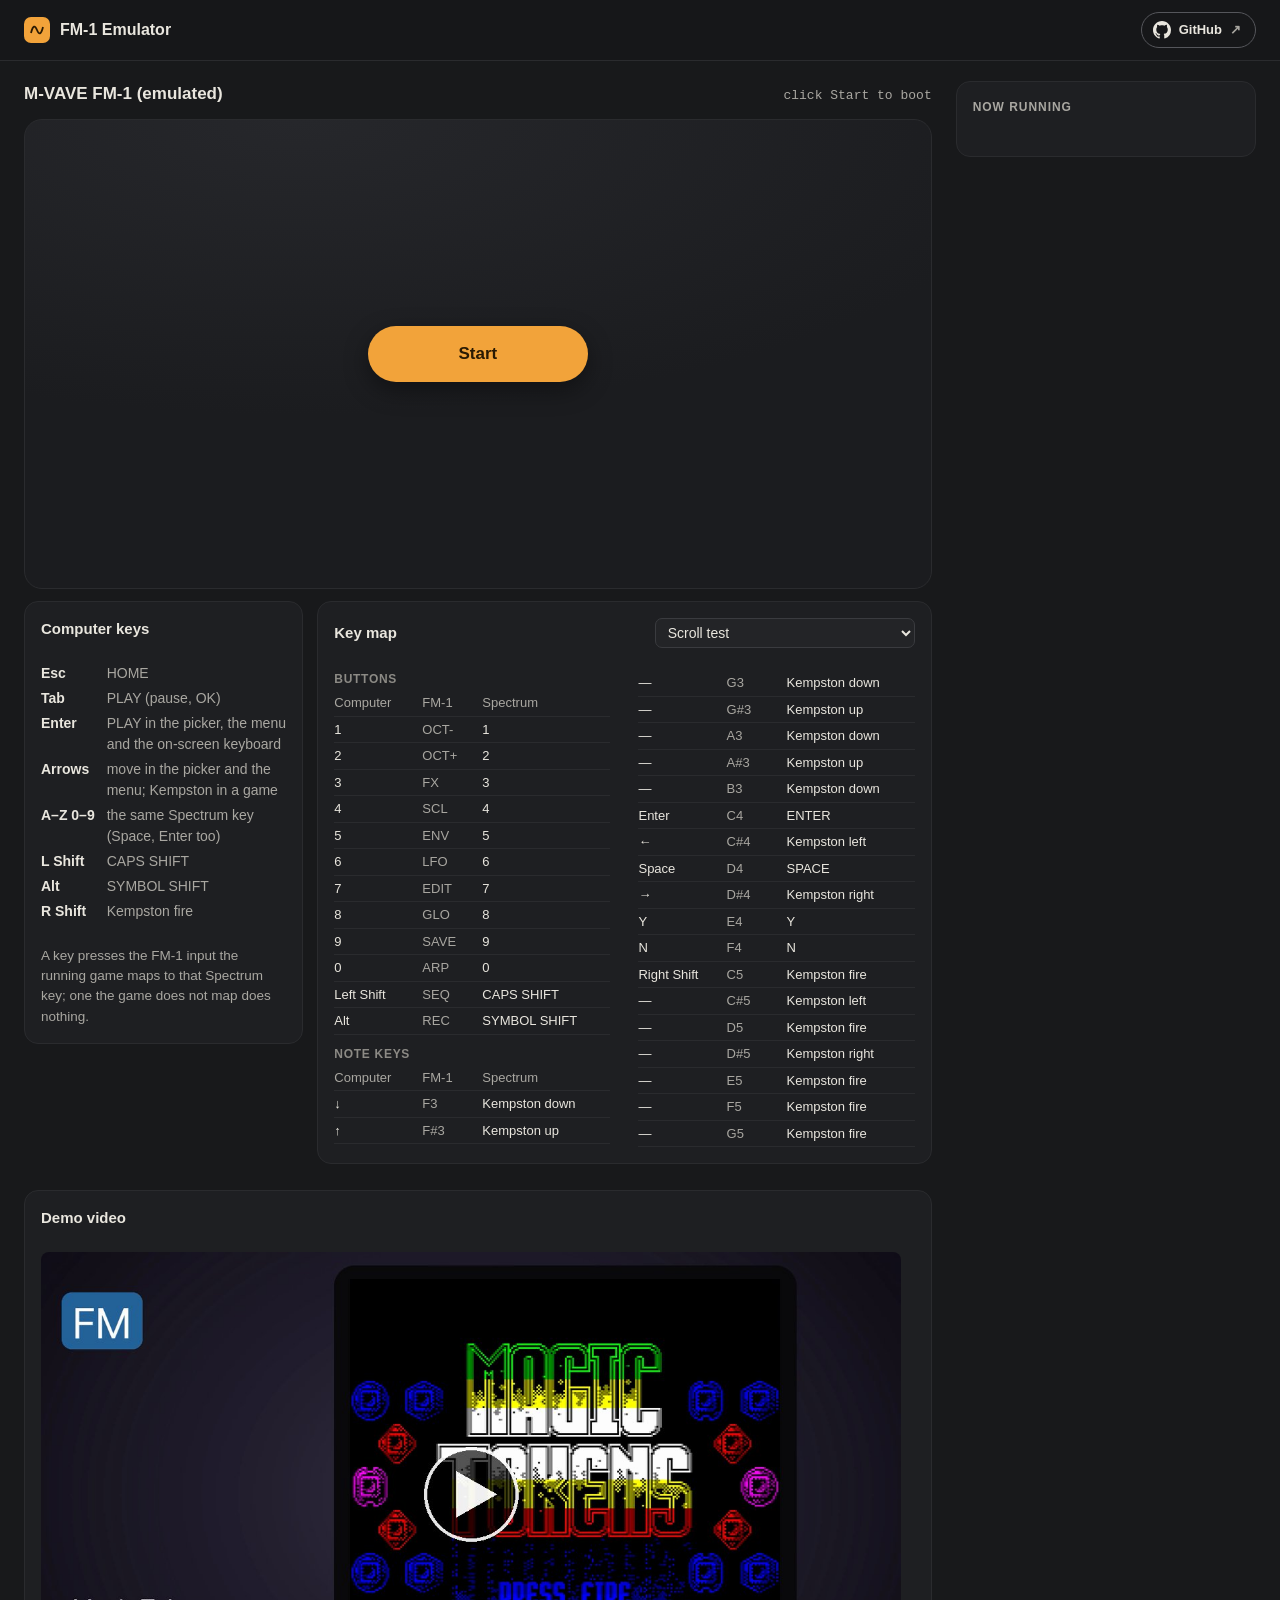
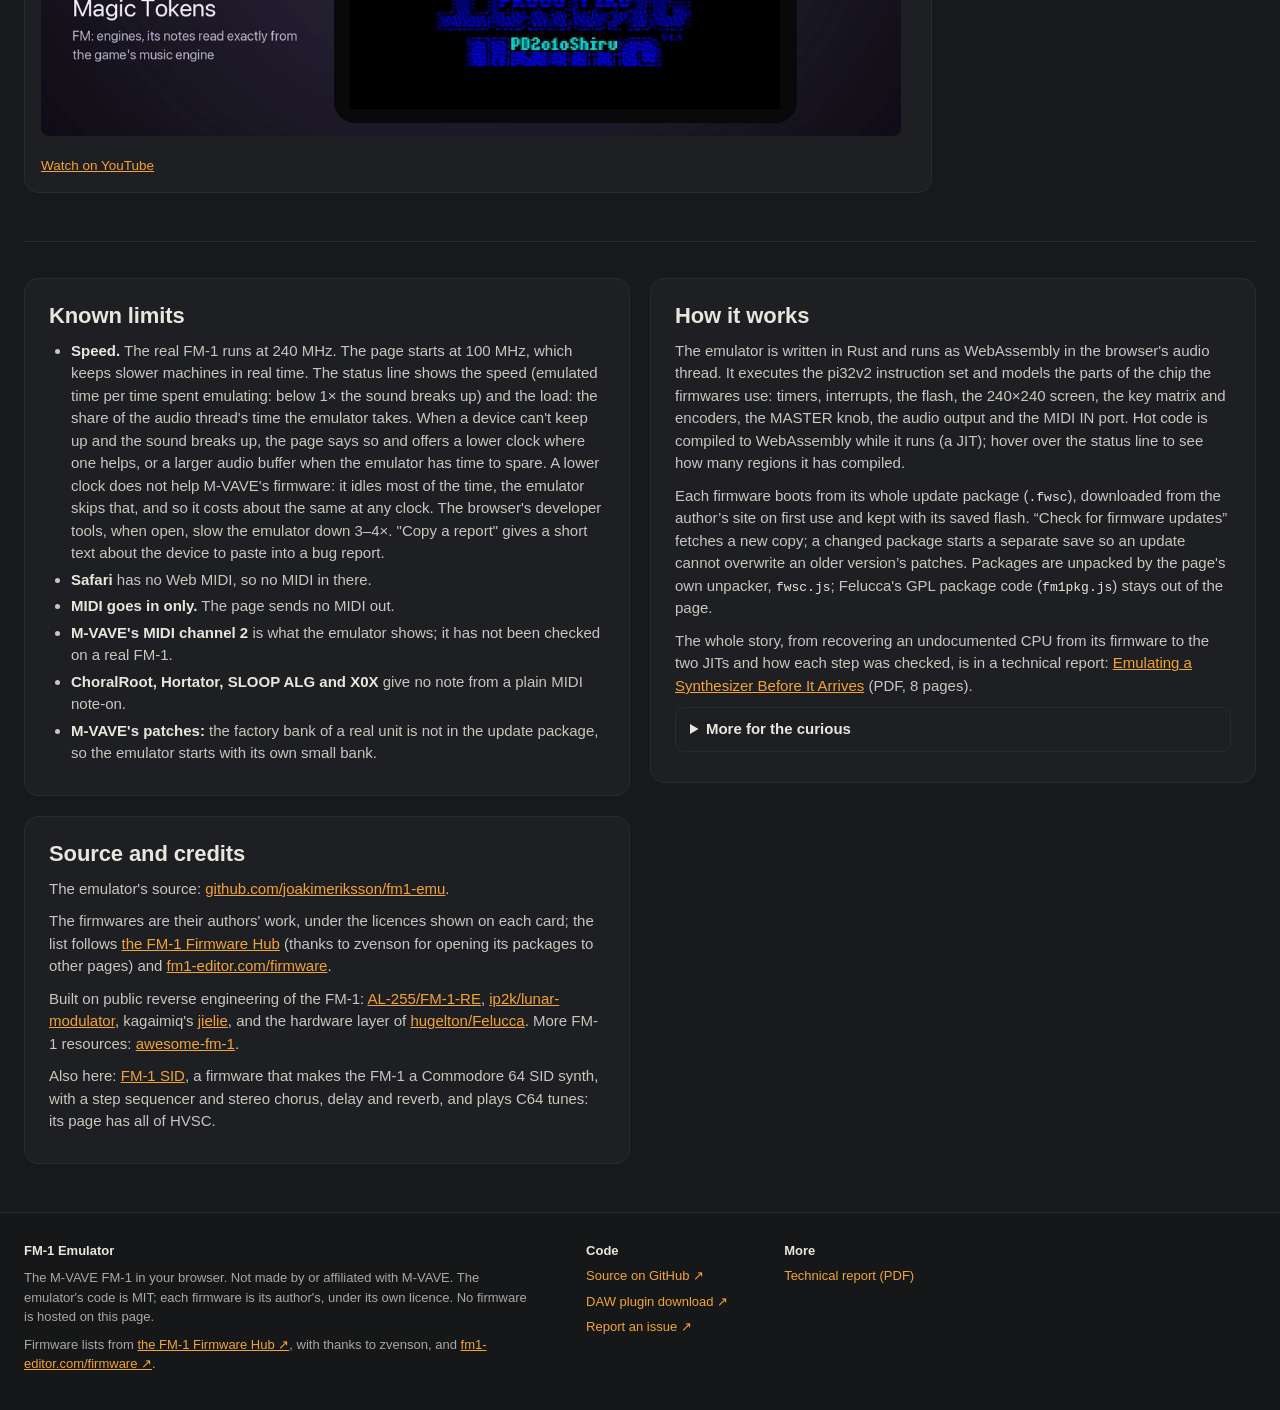
<file: index.html>
<!doctype html>
<meta charset="utf-8">
<title>FM-1 ZX</title>
<meta http-equiv="refresh" content="0; url=fm1-zx/">
<link rel="canonical" href="https://dev-gh.nisdom.com/fm1-zx/">
<p><a href="fm1-zx/">FM-1 ZX</a></p>
</file>
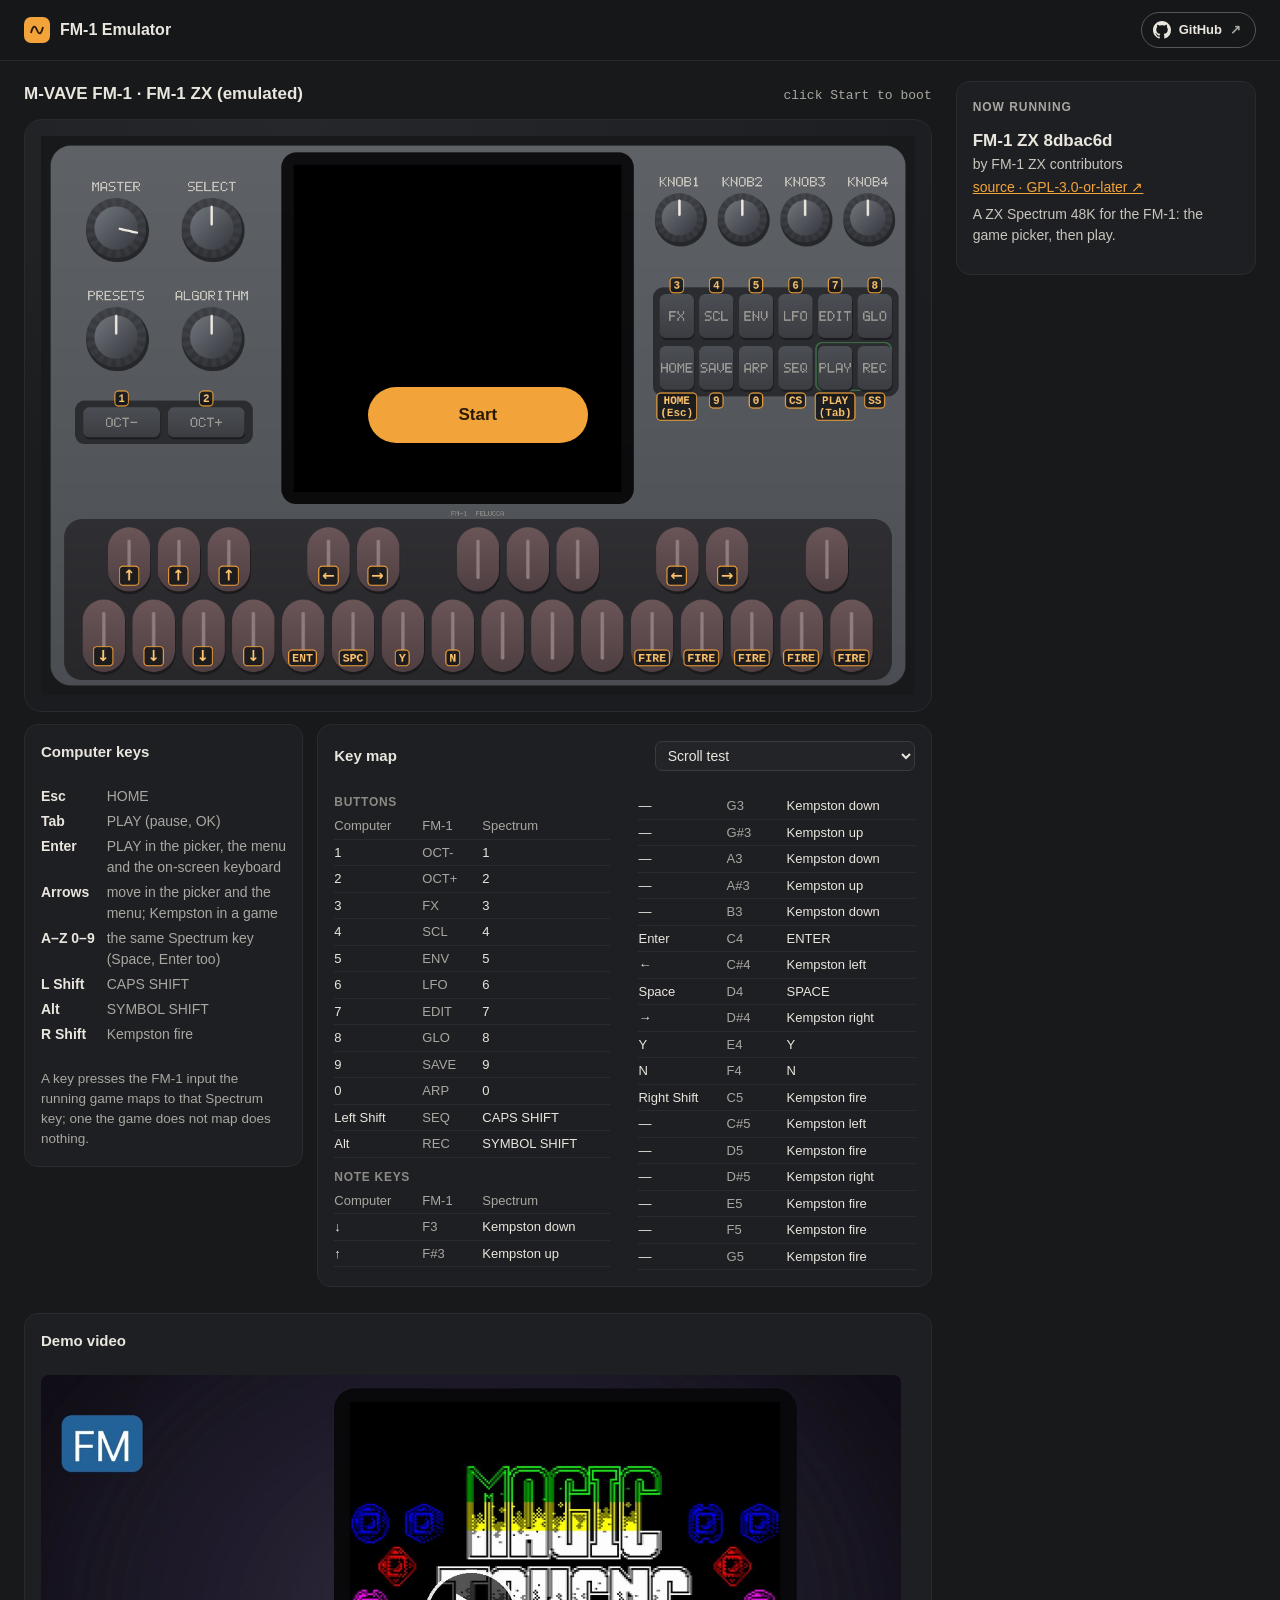
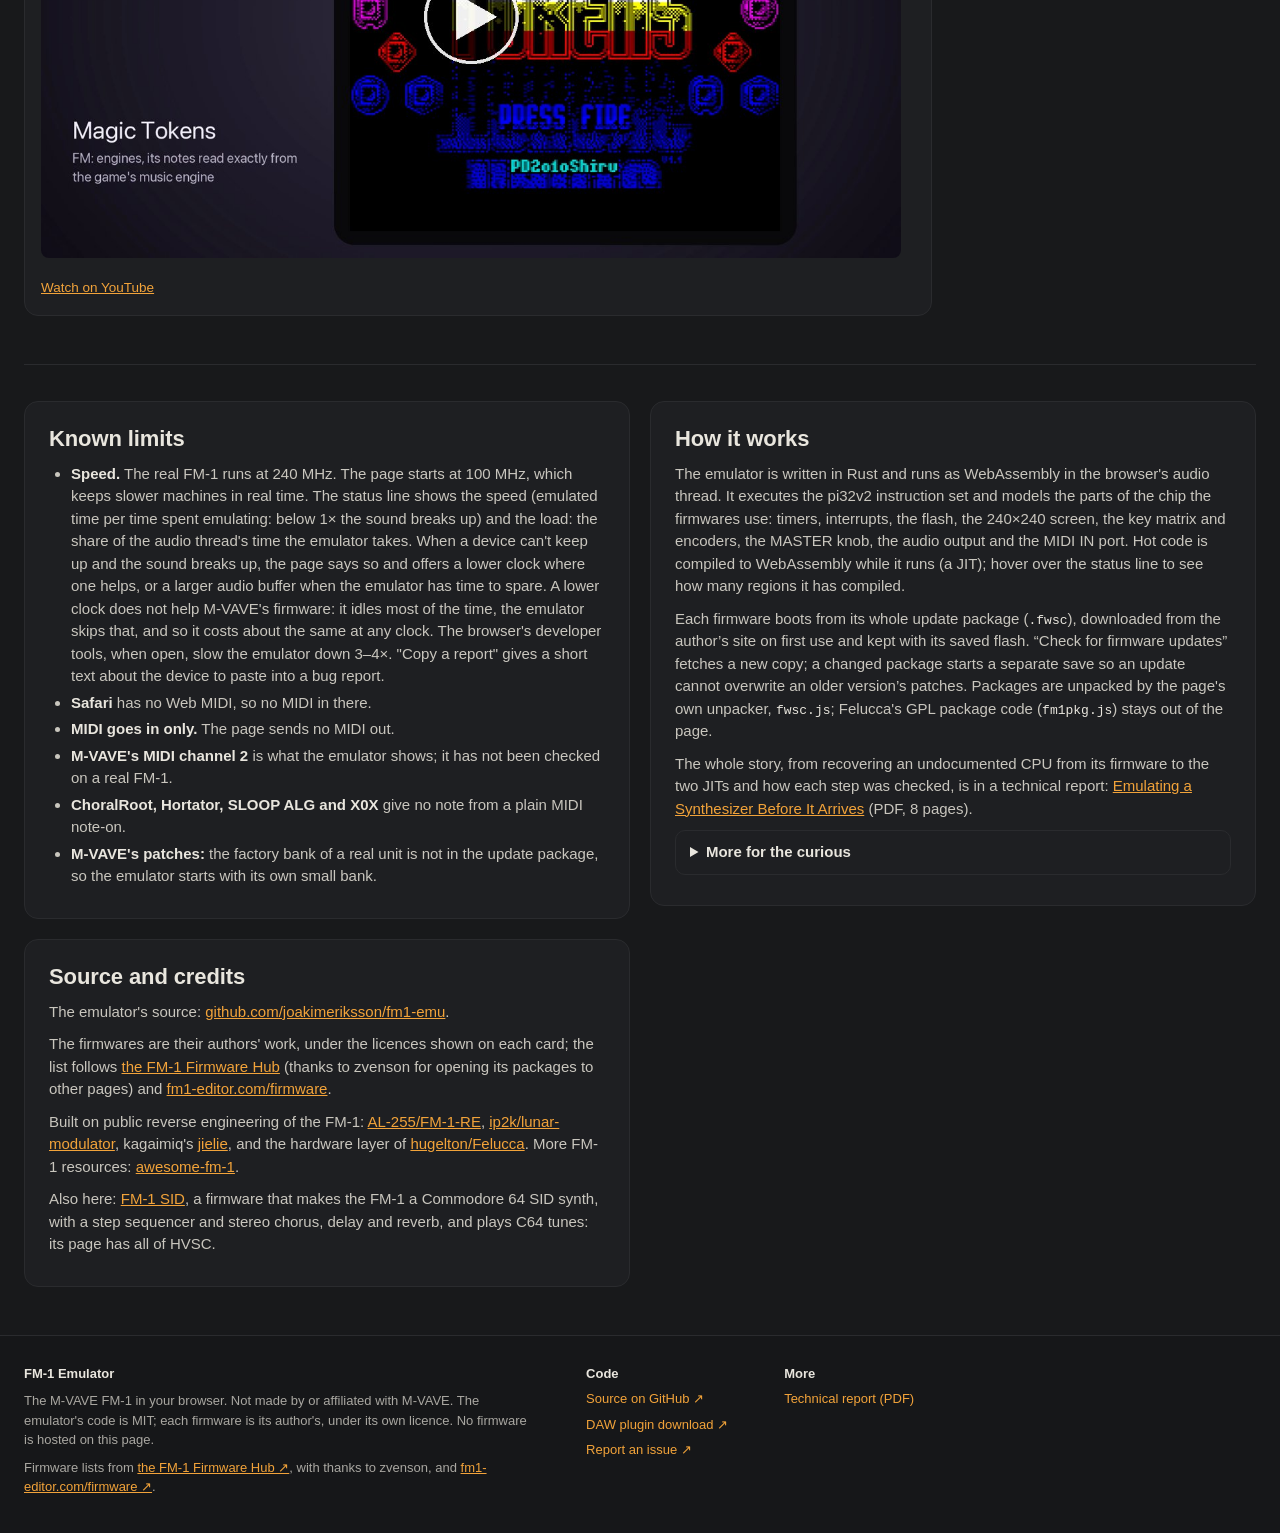
<file: fm1-zx/index.html>
<!doctype html>
<html lang="en">
<head>
<meta charset="utf-8">
<meta name="viewport" content="width=device-width, initial-scale=1, viewport-fit=cover">
<title>FM-1 Emulator</title>
<meta name="description" content="The M-VAVE FM-1 pocket synth emulated in the browser: its pi32v2 CPU, screen and audio in WebAssembly, running the community firmwares unchanged.">
<meta property="og:type" content="website">
<meta property="og:title" content="FM-1 Emulator">
<meta property="og:description" content="The M-VAVE FM-1 pocket synth emulated in the browser: its pi32v2 CPU, screen and audio in WebAssembly, running the community firmwares unchanged.">
<meta property="og:url" content="https://joakimeriksson.github.io/fm1-emu/">
<meta property="og:image" content="https://joakimeriksson.github.io/fm1-emu/og.png">
<meta property="og:image:width" content="1280">
<meta property="og:image:height" content="640">
<meta property="og:image:alt" content="Screens of six FM-1 firmwares running in the emulator: X0X, FM1 Quest, AMB-1, FM-1 SID, ORBIT and FiMba-1">
<meta name="twitter:card" content="summary_large_image">
<link rel="icon" href="data:,">
<link rel="stylesheet" href="style.css">
<script>if (new URLSearchParams(location.search).get("embed") === "1") document.documentElement.setAttribute("data-embed", "");</script>
<link rel="stylesheet" href="fmzx.css?v=8dbac6d">
</head>
<body>
<header class="site">
  <div class="wrap">
    <a class="brand" href="./"><span class="logo" aria-hidden="true"><svg width="16" height="16" viewBox="0 0 16 16" fill="none" stroke="currentColor" stroke-width="1.8"><path d="M2 11C4 3 6 3 8 8s4 5 6-3"/></svg></span>FM-1 Emulator</a>
    <nav class="devices" aria-label="Device"><span aria-current="page">FM-1</span><a href="smk37/">SMK-37</a></nav>
    <nav class="sitenav" aria-label="Site">
      <a href="#firmwares">Firmwares</a><a href="#guide">Guide</a><a href="#plugin">DAW plugin</a><a href="https://github.com/joakimeriksson/fm1-emu#readme">Docs</a>
    </nav>
    <a class="gh" href="https://github.com/joakimeriksson/fm1-emu" aria-label="Source code on GitHub"><svg width="18" height="18" viewBox="0 0 16 16" fill="currentColor" aria-hidden="true"><path d="M8 0C3.58 0 0 3.58 0 8c0 3.54 2.29 6.53 5.47 7.59.4.07.55-.17.55-.38 0-.19-.01-.82-.01-1.49-2.01.37-2.53-.49-2.69-.94-.09-.23-.48-.94-.82-1.13-.28-.15-.68-.52-.01-.53.63-.01 1.08.58 1.23.82.72 1.21 1.87.87 2.33.66.07-.52.28-.87.51-1.07-1.78-.2-3.64-.89-3.64-3.95 0-.87.31-1.59.82-2.15-.08-.2-.36-1.02.08-2.12 0 0 .67-.21 2.2.82.64-.18 1.32-.27 2-.27.68 0 1.36.09 2 .27 1.53-1.04 2.2-.82 2.2-.82.44 1.1.16 1.92.08 2.12.51.56.82 1.27.82 2.15 0 3.07-1.87 3.75-3.65 3.95.29.25.54.73.54 1.48 0 1.07-.01 1.93-.01 2.2 0 .21.15.46.55.38A8.013 8.013 0 0016 8c0-4.42-3.58-8-8-8z"/></svg><span>GitHub</span><span class="arrow" aria-hidden="true">↗</span></a>
    <a class="embed-only" id="fullpage" href="./" target="_blank" rel="noopener">FM-1 emulator, full page ↗</a>
  </div>
</header>
<main>
  <div class="player">
    <div class="deck">
      <div class="deck-head">
        <h1 id="title">M-VAVE FM-1 (emulated)</h1>
        <span id="status">click Start to boot</span>
      </div>
      <div id="perfwarn" role="alert" hidden>
        <p id="perfwarn-text"></p>
        <div class="acts">
          <button type="button" id="perfwarn-fix" class="primary"></button>
          <button type="button" id="perfwarn-copy" title="A short text about this device and how it kept up, to paste into a bug report">Copy a report</button>
          <a href="https://github.com/joakimeriksson/fm1-emu/issues/new" target="_blank" rel="noopener">Report on GitHub ↗</a>
          <button type="button" id="perfwarn-close" aria-label="Dismiss">✕</button>
        </div>
      </div>
      <div class="stage">
        <canvas id="panel" aria-label="FM-1 front panel"></canvas>
        <button id="start">Start</button>
      </div>
      <p class="rotate">Turn the phone sideways for a bigger synth.</p>
      <p class="hint">
        <span class="keyb"><kbd>A</kbd>…<kbd>'</kbd> play C4–F5</span>
        <span class="keyb"><kbd>Z</kbd> <kbd>X</kbd> octave</span>
        <span class="keyb"><kbd>Space</kbd> PLAY</span>
        <span class="keyb">drag or scroll a knob</span>
        <span class="touch">Play chords with several fingers · drag a knob up / down</span>
        <a class="more" href="#guide">How to use it ↓</a>
      </p>
    </div>

    <aside class="side bar" aria-label="Firmware, saves and MIDI">
      <section class="box" aria-labelledby="h-now">
        <h2 class="eyebrow" id="h-now">Now running</h2>
        <p id="about"></p>
        <label id="fwlabel">Firmware <select id="fw" aria-label="Firmware"></select></label>
        <label>Clock <select id="mhz" aria-label="Emulated clock"></select></label>
        <div class="row">
          <label class="file">Open .fwsc… <input type="file" id="open"></label>
          <label class="file" title="A DX7 32-voice bank for M-VAVE's firmware">DX7 bank… <input type="file" id="bank"></label>
          <span id="bankname" class="dim"></span>
        </div>
      </section>

      <section class="box save-box" aria-labelledby="h-save">
        <h2 class="eyebrow" id="h-save">Your save</h2>
        <span id="save-status" role="status" aria-live="polite">Start to restore saved settings and patches</span>
        <div class="row save-actions">
          <button type="button" id="save-now">Save now</button>
          <button type="button" id="export-save">Export…</button>
          <label class="file">Import… <input type="file" id="import-save" accept=".json,.fm1save"></label>
        </div>
        <details class="save-controls">
          <summary>More: versions, updates, reset</summary>
          <div class="save-actions">
            <button type="button" id="browse-saves">Browse saved firmwares</button>
            <select id="saved-versions" aria-label="Saved firmware versions"></select>
            <button type="button" id="open-saved-version">Open saved firmware</button>
            <button type="button" id="update-firmware">Check for firmware updates</button>
            <button type="button" id="reset-save">Reset saved flash…</button>
          </div>
          <p>Settings and patches written to flash are saved automatically. Use the firmware’s own save
            command for patch edits. Backups contain saved flash and community firmware. For M-VAVE firmware, the
            recipient must open their own matching .fwsc first. Browse saved firmwares to reopen
            older versions or local files. Clearing browser data removes local saves.</p>
        </details>
      </section>

      <section class="box" aria-labelledby="h-play-from">
        <h2 class="eyebrow" id="h-play-from">Play from</h2>
        <label id="midiin">MIDI in <span class="sel"><span id="midiact" aria-hidden="true"></span><select id="midi" aria-label="MIDI input"><option value="">off</option><option value="*">all inputs</option></select></span></label>
        <label id="midichl" title="Played notes and controllers go to this channel (M-VAVE's firmware listens on 2, Felucca's parts on 1–4)">Channel
          <select id="midich" aria-label="MIDI channel"><option value="0">as sent</option></select></label>
      </section>
    </aside>
  </div>

  <section id="firmwares" class="library" aria-labelledby="h-fw">
    <h2 id="h-fw">Firmwares</h2>
    <p>Every firmware on <a href="https://thefirmwarehub.com/">the FM-1 Firmware Hub ↗</a> that runs here, a few
      more from <a href="https://fm1-editor.com/firmware/">fm1-editor.com/firmware ↗</a>, this repository's
      <a href="fm1-sid/">FM-1 SID</a> and M-VAVE's own. Each is its author's build, unchanged, downloaded when you
      start it. Each card links its source; the Hub has the full story of each firmware and installs it on your
      own FM-1.</p>
    <ul class="cards" id="fwlist"></ul>
  </section>

  <div class="guide" id="guide">
    <nav class="toc" aria-label="Guide">
      <span class="eyebrow">Guide</span>
      <a href="#start-here">Quick start</a>
      <a href="#playing">Playing</a>
      <a href="#midi-in">MIDI in</a>
      <a href="#plugin">DAW plugin</a>
      <a href="#stock">M-VAVE's own firmware</a>
      <a href="#limits">Known limits</a>
      <a href="#how">How it works</a>
      <a href="#credits">Source and credits</a>
    </nav>
    <div class="article">
      <section id="start-here" aria-labelledby="h-start">
        <h2 id="h-start">What this is</h2>
        <p class="lead">The M-VAVE FM-1 is a pocket FM synthesizer. This page emulates its chip, a JieLi AC791N with two
          cores of JieLi's own 32-bit pi32v2 CPU, together with the screen, keys, knobs and audio, and runs the FM-1's
          firmwares on it unchanged, in WebAssembly in your browser: the same update packages you would install on a
          real one.</p>
        <ol class="steps">
          <li><b>Pick a firmware</b>Felucca, the original open firmware, is the default. Every firmware is downloaded
            from its author's own site when you start it. The <a href="#firmwares">firmware list</a> says what each one does.</li>
          <li><b>Press Start</b>A browser only plays sound after a click. Changing the firmware or the clock later
            reboots the synth.</li>
          <li><b>Play</b>Use the computer keyboard, the mouse or a touch screen, or a MIDI keyboard
            (<a href="#midi-in">MIDI in</a>). The status line shows the clock, how much faster than real time the
            emulator runs the firmware on this device, and the load on the audio thread.</li>
        </ol>
      </section>

      <section id="playing" aria-labelledby="h-play">
        <h2 id="h-play">Playing</h2>
        <h3>Computer keyboard</h3>
        <div class="piano" role="img" aria-label="Computer keys and the notes they play: A C4, W C sharp 4, S D4, E D sharp 4, D E4, F F4, T F sharp 4, G G4, Y G sharp 4, H A4, U A sharp 4, J B4, K C5, O C sharp 5, L D5, P D sharp 5, semicolon E5, apostrophe F5">
          <span class="b" style="grid-column-start:2">W<i>C♯4</i></span>
          <span class="b" style="grid-column-start:4">E<i>D♯4</i></span>
          <span class="b" style="grid-column-start:8">T<i>F♯4</i></span>
          <span class="b" style="grid-column-start:10">Y<i>G♯4</i></span>
          <span class="b" style="grid-column-start:12">U<i>A♯4</i></span>
          <span class="b" style="grid-column-start:16">O<i>C♯5</i></span>
          <span class="b" style="grid-column-start:18">P<i>D♯5</i></span>
          <span class="w" style="grid-column-start:1">A<i>C4</i></span>
          <span class="w" style="grid-column-start:3">S<i>D4</i></span>
          <span class="w" style="grid-column-start:5">D<i>E4</i></span>
          <span class="w" style="grid-column-start:7">F<i>F4</i></span>
          <span class="w" style="grid-column-start:9">G<i>G4</i></span>
          <span class="w" style="grid-column-start:11">H<i>A4</i></span>
          <span class="w" style="grid-column-start:13">J<i>B4</i></span>
          <span class="w" style="grid-column-start:15">K<i>C5</i></span>
          <span class="w" style="grid-column-start:17">L<i>D5</i></span>
          <span class="w" style="grid-column-start:19">;<i>E5</i></span>
          <span class="w" style="grid-column-start:21">'<i>F5</i></span>
        </div>
        <ul class="map" aria-label="Buttons and encoders">
          <li><kbd>Z</kbd> OCT−</li><li><kbd>X</kbd> OCT+</li><li><kbd>Space</kbd> PLAY</li><li><kbd>R</kbd> REC</li>
          <li><kbd>1</kbd> FX</li><li><kbd>2</kbd> SCL</li><li><kbd>3</kbd> ENV</li><li><kbd>4</kbd> LFO</li>
          <li><kbd>5</kbd> EDIT</li><li><kbd>6</kbd> GLO</li><li><kbd>7</kbd> HOME</li><li><kbd>8</kbd> SAVE</li>
          <li><kbd>9</kbd> ARP</li><li><kbd>0</kbd> SEQ</li>
          <li><kbd>←</kbd><kbd>→</kbd> SELECT</li><li><kbd>↓</kbd><kbd>↑</kbd> PRESETS</li><li><kbd>,</kbd><kbd>.</kbd> ALGORITHM</li>
        </ul>
        <p class="dim">The keyboard covers 18 of the FM-1's 27 keys; OCT− and OCT+ reach the rest. KNOB1–4 and MASTER
          have no keys: use the mouse.</p>
        <h3>Mouse and touch</h3>
        <ul>
          <li>Click a key or button, or drag across the keys for a glissando.</li>
          <li>Drag a knob up or down, or scroll over it. MASTER is the volume.</li>
          <li>On a touch screen every finger counts: play chords, or hold a key while you turn a knob.</li>
          <li>On a phone, turn it sideways: the synth fills the screen.</li>
        </ul>
      </section>

      <section id="midi-in" aria-labelledby="h-midi">
        <h2 id="h-midi">MIDI in</h2>
        <p>A MIDI keyboard connected to this computer plays the synth through its MIDI IN jack, just as a cable into
          the real FM-1 would: the firmware reads the bytes itself, at MIDI's own 31250 baud.</p>
        <p><b>Browsers:</b> Chrome, Edge and Firefox, which have Web MIDI. Safari has none, so the MIDI controls are
          greyed out there.</p>
        <ol>
          <li>Connect the keyboard (USB, or through a MIDI interface).</li>
          <li>Choose it under <b>MIDI in</b>, or choose “all inputs”.</li>
          <li>Allow MIDI access when the browser asks. It only asks once you pick an input.</li>
        </ol>
        <p>The dot next to the list lights up amber while messages arrive. The page remembers the input and connects
          it again on Start next time; devices plugged in later appear in the list.</p>
        <p><b>Channel</b> “as sent” passes every message on unchanged. A number from 1 to 16 moves every note and
          controller to that channel, so a keyboard fixed on one channel can play a firmware that listens on another.</p>
        <h3>Which channel each firmware wants</h3>
        <ul>
          <li><b>M-VAVE's firmware</b> listens on channel 2 in the emulator (its boot code sets it up that way). That
            is not yet confirmed on a real FM-1.</li>
          <li><b>Felucca</b> and its relatives play their parts on channels 1–4.</li>
          <li><b>ChoralRoot, Hortator, SLOOP ALG and X0X</b> make no sound from a plain note-on. X0X's own MIDI
            code says it is untested on hardware.</li>
        </ul>
      </section>

      <section id="plugin" aria-labelledby="h-plugin">
        <h2 id="h-plugin">In your DAW: AU and VST3</h2>
        <p>The emulator is also an instrument plugin: <b>AU</b> for Logic and GarageBand, <b>VST3</b> for Ableton
          Live, Cubase, FL Studio, Reaper, Bitwig and Studio One, and <b>CLAP</b>. Load a firmware in its window
          and play it from the DAW's MIDI or with the mouse on its panel. The song keeps the firmware and the
          patches it saves.</p>
        <p><a href="https://github.com/joakimeriksson/fm1-emu/releases/latest">Download the plugin</a> for Macs with
          Apple silicon. The zip's <code>INSTALL.txt</code> says where each file goes. Building it from source:
          <a href="https://github.com/joakimeriksson/fm1-emu/tree/master/crates/fm1-plugin">crates/fm1-plugin</a>.</p>
      </section>

      <section id="stock" aria-labelledby="h-stock">
        <h2 id="h-stock">M-VAVE's own firmware</h2>
        <p>The firmware the FM-1 ships with: a DX7-style FM synth (a port of msfa, the Dexed engine), with both cores
          running. Versions V13 and V15 have been tested here.</p>
        <p class="note">This page hosts no firmware, and it cannot download M-VAVE's: their server does not let other
          pages fetch it. Bring your own copy.</p>
        <ol>
          <li>Download <code>FM-1.fwsc</code> from <a href="https://yms-file-store.oss-cn-hongkong.aliyuncs.com/software/firmware/FM-1.fwsc">M-VAVE</a>.</li>
          <li>Choose “M-VAVE stock firmware”, then click <b>Open .fwsc…</b>, or drop the file on the synth.</li>
          <li>Press Start. This browser keeps the copy for your next visit; open another one to replace it.</li>
        </ol>
        <h3>Patches</h3>
        <p>On a real FM-1 the patches live in a part of the flash that updates never write, so the update package has
          none. Here it starts with a small bank of the emulator's own (<code>EMU E.PNO</code>, <code>EMU BASS</code>, …).
          <b>DX7 bank…</b> loads a DX7 32-voice <code>.syx</code> into slots 1–32; you can also drop the
          <code>.syx</code> on the synth.</p>
        <p>Play it over MIDI on channel 2 (see <a href="#midi-in">MIDI in</a>).
          <a href="https://github.com/joakimeriksson/fm1-emu/blob/master/docs/stock-firmware.md">How the
          emulator runs it</a>.</p>
      </section>

      <section id="limits" aria-labelledby="h-limits">
        <h2 id="h-limits">Known limits</h2>
        <ul>
          <li><b>Speed.</b> The real FM-1 runs at 240 MHz. The page starts at 100 MHz, which keeps slower machines in
            real time. The status line shows the speed (emulated time per time spent emulating: below 1× the sound
            breaks up) and the load: the share of the audio thread's time the emulator takes. When a device can't keep
            up and the sound breaks up, the page says so and offers a lower clock where one helps, or a larger audio
            buffer when the emulator has time to spare. A lower clock does not help M-VAVE's firmware: it idles most
            of the time, the emulator skips that, and so it costs about the same at any clock. The browser's
            developer tools, when open, slow the emulator down 3–4×. "Copy a report" gives a short text about the
            device to paste into a bug report.</li>
          <li><b>Safari</b> has no Web MIDI, so no MIDI in there.</li>
          <li><b>MIDI goes in only.</b> The page sends no MIDI out.</li>
          <li><b>M-VAVE's MIDI channel 2</b> is what the emulator shows; it has not been checked on a real FM-1.</li>
          <li><b>ChoralRoot, Hortator, SLOOP ALG and X0X</b> give no note from a plain MIDI note-on.</li>
          <li><b>M-VAVE's patches:</b> the factory bank of a real unit is not in the update package, so the emulator
            starts with its own small bank.</li>
        </ul>
      </section>

      <section id="how" aria-labelledby="h-how">
        <h2 id="h-how">How it works</h2>
        <p>The emulator is written in Rust and runs as WebAssembly in the browser's audio thread. It executes the
          pi32v2 instruction set and models the parts of the chip the firmwares use: timers, interrupts, the flash,
          the 240×240 screen, the key matrix and encoders, the MASTER knob, the audio output and the MIDI IN port.
          Hot code is compiled to WebAssembly while it runs (a JIT); hover over the status line to see how many
          regions it has compiled.</p>
        <p>Each firmware boots from its whole update package (<code>.fwsc</code>), downloaded from the author’s site
          on first use and kept with its saved flash. “Check for firmware updates” fetches a new copy; a changed
          package starts a separate save so an update cannot overwrite an older version’s patches. Packages are unpacked by the page's own unpacker, <code>fwsc.js</code>; Felucca's GPL
          package code (<code>fm1pkg.js</code>) stays out of the page.</p>
        <p>The whole story, from recovering an undocumented CPU from its firmware to the two JITs and how each
          step was checked, is in a technical report:
          <a href="fm1-emu-report.pdf">Emulating a Synthesizer Before It Arrives</a> (PDF, 8 pages).</p>
        <details>
          <summary>More for the curious</summary>
          <ul>
            <li>The FM-1 behind it: a JieLi AC791N (WL82) with 1 MB of flash, a 240×240 screen, 27 keys, 14 buttons with
              LEDs, 7 encoders, the MASTER knob and a TRS MIDI in.</li>
            <li>M-VAVE's firmware, X0X, Melodee and ChoralRoot use the second core; both cores are emulated.</li>
            <li>In WebAssembly at 240 MHz, every firmware ran faster than real time on the development machine:
              from 1.6× (X0X) to 3.7× (Hortator).</li>
            <li>The front panel is drawn by the same Rust code as the native version, <code>fm1-live</code>, which
              plays the firmwares in a window with audio and MIDI in.</li>
            <li>Links keep a setup: <code>?fw=x0x&amp;mhz=120</code> picks the firmware and the clock;
              <code>?jit=0</code> turns the JIT off; <code>?ahead=0</code> stops the emulator running ahead of the
              audio (by up to one of the firmware's audio buffers, for an even load). The page also remembers your last
              choices.</li>
          </ul>
        </details>
      </section>

      <section id="credits" aria-labelledby="h-credits">
        <h2 id="h-credits">Source and credits</h2>
        <p>The emulator's source:
          <a href="https://github.com/joakimeriksson/fm1-emu">github.com/joakimeriksson/fm1-emu</a>.</p>
        <p>The firmwares are their authors' work, under the licences shown on each card; the list follows
          <a href="https://thefirmwarehub.com/">the FM-1 Firmware Hub</a> (thanks to zvenson for opening its packages to
          other pages) and <a href="https://fm1-editor.com/firmware/">fm1-editor.com/firmware</a>.</p>
        <p>Built on public reverse engineering of the FM-1:
          <a href="https://github.com/AL-255/FM-1-RE">AL-255/FM-1-RE</a>,
          <a href="https://github.com/ip2k/lunar-modulator">ip2k/lunar-modulator</a>,
          kagaimiq's <a href="https://kagaimiq.github.io/jielie">jielie</a>, and the hardware layer of
          <a href="https://github.com/hugelton/Felucca">hugelton/Felucca</a>. More FM-1 resources:
          <a href="https://github.com/cicloid/awesome-fm-1">awesome-fm-1</a>.</p>
        <p>Also here: <a href="fm1-sid/">FM-1 SID</a>, a firmware that makes the FM-1 a Commodore 64 SID synth, with a
          step sequencer and stereo chorus, delay and reverb, and plays C64 tunes: its page has all of HVSC.</p>
      </section>
    </div>
  </div>
</main>
<footer class="site">
  <div class="wrap">
    <div class="about-site">
      <b>FM-1 Emulator</b>
      <span>The M-VAVE FM-1 in your browser. Not made by or affiliated with M-VAVE. The emulator's code is
        MIT; each firmware is its author's, under its own licence. No firmware is hosted on this page.</span>
      <span>Firmware lists from <a href="https://thefirmwarehub.com/">the FM-1 Firmware Hub ↗</a>, with thanks to
        zvenson, and <a href="https://fm1-editor.com/firmware/">fm1-editor.com/firmware ↗</a>.</span>
    </div>
    <div class="col">
      <b>Code</b>
      <a href="https://github.com/joakimeriksson/fm1-emu">Source on GitHub ↗</a>
      <a href="https://github.com/joakimeriksson/fm1-emu/releases/latest">DAW plugin download ↗</a>
      <a href="https://github.com/joakimeriksson/fm1-emu/issues/new">Report an issue ↗</a>
    </div>
    <div class="col">
      <b>More</b>
      <a href="smk37/">SMK-37 emulator</a>
      <a href="fm1-sid/">FM-1 SID</a>
      <a href="fm1-emu-report.pdf">Technical report (PDF)</a>
    </div>
  </div>
</footer>
<script type="module" src="main.js"></script>
<script type="module" src="fmzx.js?v=8dbac6d"></script>
</body>
</html>
</file>
<file: fm1-zx/style.css>
/* The emulator's page: the FM-1's (index.html) and the SMK-37's (smk37/index.html) */
:root { --room: #18191b; --ink: #e9e6de; --dim: #a9a7a1; --faint: #8c8a85; --text: #c9c6be; --amber: #f2a33a;
        --amber-hi: #ffc56e; --green: #7cc48a; --well: #232427; --line: #3a3b3f; --rule: #2a2b2e; --card: #1e1f22;
        --bar: #161719; color-scheme: dark; }
* { box-sizing: border-box; }
html, body { margin: 0; background: var(--room); color: var(--ink);
             font: 15px/1.5 -apple-system, BlinkMacSystemFont, "Segoe UI", Helvetica, Arial, sans-serif; }
html { scroll-padding-top: 12px; }
a { color: var(--amber); }
a:hover { color: var(--amber-hi); }
a:focus-visible, button:focus-visible, summary:focus-visible { outline: 2px solid var(--amber); outline-offset: 2px; }
.dim { color: var(--dim); }
code { font: 13px ui-monospace, SFMono-Regular, Menlo, Consolas, monospace; color: var(--ink); }
kbd { display: inline-block; min-width: 1.7em; padding: 0 5px; border: 1px solid var(--line); border-bottom-width: 2px;
      border-radius: 4px; background: var(--well); color: var(--ink); font: 600 12px/1.6 ui-monospace, SFMono-Regular, Menlo, Consolas, monospace;
      text-align: center; }
.eyebrow { margin: 0; font-size: 12px; font-weight: 600; letter-spacing: .08em; text-transform: uppercase; color: var(--dim); }

/* ---------------------------------------------------------------- the site's header and footer */
.wrap { max-width: 1360px; margin: 0 auto; padding-inline: 24px; }
header.site { border-bottom: 1px solid var(--rule); background: var(--bar); }
header.site .wrap { padding-block: 12px; display: flex; flex-wrap: wrap; align-items: center; gap: 10px 20px; }
.brand { display: flex; align-items: center; gap: 10px; color: var(--ink); text-decoration: none; font-weight: 600; font-size: 16px; }
.brand:hover { color: var(--ink); }
.logo { width: 26px; height: 26px; border-radius: 7px; background: var(--amber); color: #2a1a03; display: grid; place-items: center; }
/* the device switch: one segment per device */
.devices { display: flex; background: var(--well); border: 1px solid var(--line); border-radius: 8px; padding: 2px; }
.devices a, .devices span { padding: 4px 12px; border-radius: 6px; font-size: 13px; text-decoration: none; color: var(--dim); }
.devices a:hover { color: var(--ink); }
.devices [aria-current] { background: var(--line); color: var(--ink); font-weight: 500; }
.sitenav { display: flex; flex-wrap: wrap; gap: 2px; font-size: 14px; }
.sitenav a { color: var(--text); text-decoration: none; padding: 6px 10px; border-radius: 6px; }
.sitenav a:hover { color: var(--ink); background: var(--rule); }
/* the way to the code: always in view, on a phone too */
.gh { margin-left: auto; display: flex; align-items: center; gap: 8px; min-height: 36px; padding: 0 14px 0 11px;
      border: 1px solid #55565b; border-radius: 999px; color: var(--ink); text-decoration: none; font-size: 13px; font-weight: 600; }
.gh:hover { color: var(--ink); border-color: var(--dim); background: var(--rule); }
.gh .arrow { color: var(--dim); }
@media (max-width: 760px) {
  .wrap { padding-inline: 16px; }
  header.site .wrap { gap: 8px 12px; }
  /* the site's links get a row of their own below the brand */
  .sitenav { order: 5; flex-basis: 100%; margin: -4px -10px 0; }
  .gh { padding: 0 11px; }
  .gh span { display: none; }
}

footer.site { margin-top: 48px; border-top: 1px solid var(--rule); background: var(--bar); color: var(--dim); font-size: 13px; }
footer.site .wrap { padding-block: 28px 36px; display: flex; flex-wrap: wrap; gap: 24px 56px; }
footer.site b { color: var(--ink); font-weight: 600; }
footer.site .about-site { flex: 1 1 340px; display: flex; flex-direction: column; gap: 8px; max-width: 70ch; }
footer.site .col { display: flex; flex-direction: column; gap: 6px; }
footer.site .col a { text-decoration: none; }

/* ---------------------------------------------------------------- the player: the synth, and beside it what runs */
main { max-width: 1360px; margin: 0 auto; padding: 20px 24px 0; display: grid; grid-template-columns: minmax(0, 1fr); gap: 48px; }
@media (max-width: 760px) { main { padding: 14px 16px 0; gap: 36px; } }
.player { display: flex; flex-wrap: wrap; gap: 20px 24px; align-items: flex-start; }
.deck { flex: 999 1 600px; min-width: 0; display: grid; gap: 12px; }
.deck-head { display: flex; flex-wrap: wrap; gap: 4px 16px; align-items: baseline; justify-content: space-between; }
h1 { font-size: 17px; font-weight: 600; margin: 0; }
#status { color: var(--dim); font: 13px ui-monospace, SFMono-Regular, Menlo, Consolas, monospace; font-variant-numeric: tabular-nums; }
.stage { position: relative; padding: 16px; border: 1px solid var(--rule); border-radius: 18px;
         background: radial-gradient(120% 90% at 30% 0%, #26272b 0%, #1b1c1f 70%); }
/* the whole synth in view on a laptop: as wide as the room allows below the header (--above,
   --aspect: set by main.js; 84px: the stage's padding and the hint line), never narrower than 560px */
canvas { display: block; width: 100%; height: auto; touch-action: none; user-select: none; margin: 0 auto;
         max-width: max(560px, calc((100svh - var(--above, 140px) - 84px) * var(--aspect, 1.56))); }
#start { position: absolute; inset: 0; margin: auto; width: clamp(110px, 30%, 220px); height: clamp(36px, 9vw, 56px);
         border: 0; border-radius: 28px; background: var(--amber); color: #2a1a03; font-size: clamp(14px, 3.5vw, 17px);
         font-weight: 600; cursor: pointer; box-shadow: 0 8px 24px rgba(0,0,0,.4); }
#start:focus-visible { outline: 2px solid var(--ink); outline-offset: 3px; }
#start[disabled] { opacity: .7; cursor: wait; }
.rotate { display: none; color: var(--dim); font-size: 13px; margin: 0; }
/* a phone upright: the panel is small; say that sideways gives bigger keys */
@media (orientation: portrait) and (max-width: 600px) {
  .rotate { display: block; }
  .stage { padding: 6px; border-radius: 12px; }
}
/* a phone on its side: the panel fits the screen's height, the page around it shrinks */
@media (orientation: landscape) and (max-height: 560px) {
  main { padding-block: 8px 0; }
  .stage { padding: 0; border: 0; background: none; }
  canvas { width: auto; max-width: 100%; height: calc(100svh - 12px); margin: 0 auto; }
}

/* under the synth: one line of the essentials, then the way into the guide */
.hint { margin: 0; color: var(--dim); font-size: 13px; display: flex; flex-wrap: wrap; gap: 6px 8px; align-items: center; }
.hint span { white-space: nowrap; background: var(--card); border: 1px solid var(--rule); border-radius: 999px; padding: 3px 10px; }
.hint .more { margin-left: auto; }
.touch { display: none; }
@media (hover: none) and (pointer: coarse) { .hint .keyb { display: none; } .hint .touch { display: inline; } }

/* the device can't keep up: what happens and the fix, above the synth */
#perfwarn { display: flex; flex-wrap: wrap; gap: 8px 14px; align-items: center; justify-content: space-between;
            border: 1px solid var(--amber); border-radius: 10px; background: #2a2116; padding: 9px 12px; }
#perfwarn[hidden] { display: none; }
#perfwarn p { margin: 0; flex: 1 1 320px; min-width: 0; }
#perfwarn .acts { display: flex; flex-wrap: wrap; gap: 8px 12px; align-items: center; font-size: 14px; }
#perfwarn button.primary { background: var(--amber); border-color: var(--amber); color: #2a1a03; font-weight: 600; }
#perfwarn button[hidden] { display: none; }

/* beside the synth (below it on a narrow screen): the firmware, the save, MIDI */
.side { flex: 1 1 300px; max-width: 100%; display: grid; gap: 14px;
        grid-template-columns: repeat(auto-fit, minmax(min(100%, 290px), 1fr)); }
.box { background: var(--card); border: 1px solid var(--rule); border-radius: 14px; padding: 16px;
       display: flex; flex-direction: column; gap: 12px; min-width: 0; }
.box > label { display: flex; justify-content: space-between; align-items: center; gap: 12px; color: var(--dim); font-size: 14px; }
.box > label select { min-width: 0; max-width: 62%; }
.box .row { display: flex; flex-wrap: wrap; gap: 8px; align-items: center; }
.sel { display: flex; align-items: center; gap: 8px; min-width: 0; max-width: 62%; }
.sel select { max-width: 100%; }
#about { margin: 0; color: var(--text); font-size: 14px; overflow-wrap: anywhere; }
#about b { display: block; color: var(--ink); font-size: 17px; font-weight: 600; }
#about .links { display: flex; flex-wrap: wrap; gap: 2px 14px; margin: 2px 0 6px; }
#about .what { display: block; }
select { font: inherit; font-size: 14px; color: var(--ink); background: var(--well); border: 1px solid var(--line); border-radius: 7px;
         padding: 5px 8px; max-width: 100%; }
select:focus-visible { outline: 2px solid var(--amber); outline-offset: 1px; }
/* the page's buttons, and file pickers that look like them */
.box button, #perfwarn button, .file { font: inherit; font-size: 14px; color: var(--ink); background: var(--well);
  border: 1px solid var(--line); border-radius: 8px; padding: 6px 12px; cursor: pointer; }
.box button:hover, #perfwarn button:hover, .file:hover { border-color: var(--faint); }
.file { position: relative; }
.file:focus-within { outline: 2px solid var(--amber); outline-offset: 1px; }
.file input { position: absolute; width: 1px; height: 1px; opacity: 0; }
#midiact { width: 8px; height: 8px; border-radius: 50%; background: var(--line); flex: none; }
#midiact.on { background: var(--amber); }
#save-status { color: var(--text); font-size: 14px; }
#save-status[data-error="true"] { color: var(--amber); }
.save-controls { margin: 0; padding: 0 12px; border: 1px solid var(--rule); border-radius: 10px; background: var(--room); }
.save-controls summary { padding: 8px 0; font-size: 13px; font-weight: 500; color: var(--dim); cursor: pointer; }
.save-controls[open] { padding-bottom: 10px; }
.save-controls .save-actions { display: flex; flex-wrap: wrap; gap: 8px; }
.save-controls p { color: var(--dim); font-size: 12.5px; margin: 10px 0 0; }

/* ---------------------------------------------------------------- the firmware library (built by main.js from firmwares.json) */
.library h2, .article section h2 { margin: 0 0 8px; font-size: 24px; font-weight: 600; letter-spacing: -.005em; }
.library > p { margin: 0; color: var(--dim); max-width: 86ch; }
.cards { list-style: none; padding: 0; margin: 18px 0 0; display: grid; gap: 14px;
         grid-template-columns: repeat(auto-fill, minmax(min(100%, 270px), 1fr)); }
.cards li { margin: 0; background: var(--card); border: 1px solid var(--rule); border-radius: 14px;
            padding: 14px 16px; display: flex; flex-direction: column; gap: 4px; }
.cards li.on { border-color: #6b5226; box-shadow: inset 0 0 0 1px #6b5226; }
.cards .head { display: flex; gap: 8px; align-items: baseline; }
.cards .head b { font-size: 16px; }
.cards .head .dim { font: 12px ui-monospace, SFMono-Regular, Menlo, Consolas, monospace; }
.cards .head button { margin-left: auto; font: inherit; font-size: 13px; font-weight: 600; color: var(--amber); background: none;
                      border: 1px solid var(--line); border-radius: 999px; padding: 3px 12px; cursor: pointer; }
.cards .head button:hover { border-color: var(--amber); }
.cards li.on .head button { background: var(--amber); border-color: var(--amber); color: #2a1a03; }
.cards .by { color: var(--dim); font-size: 13px; }
.cards .what { margin: 4px 0; font-size: 13.5px; color: var(--text); overflow-wrap: anywhere; }
.cards .midi { font-size: 12.5px; color: var(--amber); }
.cards .links { margin-top: auto; padding-top: 8px; border-top: 1px solid var(--rule); font-size: 13px;
                display: flex; flex-wrap: wrap; gap: 2px 14px; }
.cards .links a { color: var(--dim); text-decoration: none; }
.cards .links a:hover { color: var(--amber-hi); }

/* ---------------------------------------------------------------- the guide: its contents beside it on a wide screen */
.guide { border-top: 1px solid var(--rule); padding-top: 36px; display: grid; gap: 28px 56px; grid-template-columns: 1fr; }
@media (min-width: 900px) {
  .guide { grid-template-columns: 200px minmax(0, 1fr); align-items: start; }
  nav.toc { position: sticky; top: 20px; flex-direction: column; flex-wrap: nowrap; gap: 0; }
  nav.toc a { border: 0; border-left: 2px solid var(--rule); border-radius: 0; padding: 5px 0 5px 12px; }
  nav.toc a:hover { border-left-color: var(--amber); }
}
nav.toc { display: flex; flex-wrap: wrap; gap: 6px 8px; align-items: flex-start; font-size: 14px; }
nav.toc .eyebrow { width: 100%; margin-bottom: 8px; }
nav.toc a { color: var(--dim); text-decoration: none; border: 1px solid var(--rule); border-radius: 14px; padding: 2px 10px; }
nav.toc a:hover { color: var(--ink); }
.article { max-width: 780px; min-width: 0; display: grid; gap: 40px; }
.article section h2 { font-size: 22px; }
section h3 { margin: 18px 0 6px; font-size: 15px; font-weight: 600; }
section p, section li { color: var(--text); }
section p { margin: 0 0 10px; }
section b, section strong { color: var(--ink); font-weight: 600; }
section ul, section ol { margin: 0 0 10px; padding-left: 22px; }
section li { margin: 4px 0; }
.lead { font-size: 17px; line-height: 1.55; color: var(--ink) !important; }
.steps { list-style: none; padding: 0 !important; margin: 16px 0 0 !important; display: grid; gap: 12px;
         grid-template-columns: repeat(auto-fit, minmax(min(100%, 220px), 1fr)); counter-reset: step; }
.steps li { margin: 0; background: var(--card); border: 1px solid var(--rule); border-radius: 12px; padding: 12px 14px 12px 50px;
            position: relative; counter-increment: step; }
.steps li::before { content: counter(step); position: absolute; left: 14px; top: 12px; width: 24px; height: 24px; border-radius: 50%;
                    background: var(--amber); color: #2a1a03; font-weight: 700; font-size: 13px; display: grid; place-items: center; }
.steps b { display: block; margin-bottom: 2px; }

/* the computer keyboard as a piano: 11 white keys, the black ones between */
.piano { display: grid; grid-template-columns: repeat(22, 1fr); gap: 3px; max-width: 460px; margin: 4px 0 12px; }
.piano span { display: grid; place-items: center; border-radius: 0 0 5px 5px; padding: 4px 0 3px; line-height: 1.15;
              font: 600 13px/1.2 ui-monospace, SFMono-Regular, Menlo, Consolas, monospace; text-align: center; }
.piano i { display: block; font: 10.5px/1.2 -apple-system, "Segoe UI", Helvetica, Arial, sans-serif; color: var(--dim); }
.piano .w { grid-row: 2; grid-column-end: span 2; background: #2c2d31; border: 1px solid #44454a; color: var(--ink); }
.piano .b { grid-row: 1; grid-column-end: span 2; margin: 0 3px; background: #0f1011; border: 1px solid #36373b; color: var(--ink); }
.map { list-style: none; padding: 0 !important; display: grid; gap: 6px 10px; grid-template-columns: repeat(auto-fill, minmax(118px, 1fr)); }
.map li { margin: 0; white-space: nowrap; color: var(--ink); font-size: 13px; }
.map kbd { margin-right: 4px; }

.note { border-left: 3px solid var(--amber); background: var(--card); padding: 8px 12px; border-radius: 0 8px 8px 0; }
.article details { border: 1px solid var(--rule); border-radius: 10px; background: var(--card); padding: 0 14px; margin: 0 0 10px; }
.article details[open] { padding-bottom: 4px; }
.article summary { cursor: pointer; padding: 10px 0; font-weight: 600; color: var(--ink); }

/* ?embed=1 (main.js): the device and its controls only, for a window on another site */
.embed-only { display: none; }
[data-embed] .embed-only { display: inline; margin-left: auto; font-size: 13px; }
[data-embed] header.site .wrap > :not(.embed-only), [data-embed] #title, [data-embed] #fwlabel, [data-embed] .file,
[data-embed] #bankname, [data-embed] #about, [data-embed] .hint, [data-embed] .library, [data-embed] .guide,
[data-embed] footer.site, [data-embed] .save-box, [data-embed] .side .eyebrow { display: none; }
[data-embed] main { padding: 8px; gap: 8px; }
[data-embed] .side { flex-basis: 100%; }
[data-embed] .box { padding: 10px 12px; flex-direction: row; flex-wrap: wrap; gap: 8px 20px; }
[data-embed] .box > label select { max-width: none; }

/* (an element the page hides stays hidden whatever its display rule) */
[hidden] { display: none !important; }
</file>
<file: fm1-zx/fmzx.css>
/* SPDX-FileCopyrightText: 2026 FM-1 ZX contributors */
/* SPDX-License-Identifier: GPL-3.0-or-later */

/* What the demo hides of upstream's page: it runs one firmware at one clock. */
.devices,
.sitenav,
#fwlabel,
label:has(#mhz),
.file,
#perfwarn-fix,
section:has(#h-save),
section:has(#h-play-from),
#firmwares,
#guide > .toc,
#start-here,
#playing,
#midi-in,
#plugin,
#stock,
footer a[href="smk37/"],
footer a[href="fm1-sid/"],
.hint {
  display: none !important;
}

/* Our panel, under the synth at the deck's width: the computer keys (narrower) and the key map
   (wider), side by side; one column on a phone */
.fmzx { display: grid; grid-template-columns: minmax(0, 1fr); gap: 14px; }
@media (min-width: 900px) {
  .fmzx { grid-template-columns: minmax(250px, 1fr) minmax(0, 2.2fr); align-items: start; }
}
.fmzx h3 { margin: 0 0 10px; font-size: 15px; }
.fmzx dl { display: grid; grid-template-columns: max-content 1fr; gap: 4px 12px; margin: 0 0 12px; font-size: 14px; }
.fmzx dt { color: var(--ink); font-weight: 600; }
.fmzx dd { margin: 0; color: var(--dim); }
.fmzx p { color: var(--dim); font-size: 13.5px; margin: 0; }
.fmzx-head { display: flex; flex-wrap: wrap; gap: 8px 16px; align-items: center; justify-content: space-between;
             margin-bottom: 10px; }
.fmzx-head h3 { margin: 0; }
.fmzx-head select { flex: 0 1 260px; min-width: 0; }
/* the rows flow into columns of at least 15rem; a group's heading stays with its first rows */
.fmzx-rows { columns: 15rem auto; column-gap: 28px; font-size: 13px; }
.fmzx-group { display: contents; }
.fmzx h4 { margin: 10px 0 2px; font-size: 12px; font-weight: 600; letter-spacing: .06em; text-transform: uppercase;
           color: var(--faint); break-after: avoid; }
.fmzx-rows > .fmzx-group:first-child h4 { margin-top: 0; }
.fmzx-row { display: grid; grid-template-columns: minmax(5.5em, 1fr) 4em minmax(0, 1.6fr); gap: 8px;
            padding: 3px 0; border-bottom: 1px solid var(--rule); break-inside: avoid; color: var(--ink); }
.fmzx-row span { overflow-wrap: anywhere; }
.fmzx-row span:nth-child(2) { color: var(--dim); }
.fmzx-th { color: var(--dim); font-weight: 500; break-after: avoid; }

/* The guide without its contents column: one column, its sections as cards (two side by side
   where two of at least 420 px fit), each line about 72 characters at most */
.guide { grid-template-columns: minmax(0, 1fr) !important; }
.guide > .article {
  max-width: none;
  grid-template-columns: repeat(auto-fit, minmax(min(100%, max(420px, calc((100% - 20px) / 2))), 1fr));
  gap: 20px;
  align-items: start;
}
.guide > .article > section {
  background: var(--card);
  border: 1px solid var(--rule);
  border-radius: 14px;
  padding: 20px 24px;
  min-width: 0;
}
.guide > .article > section > * { max-width: 72ch; }
.guide > .article > section h2 { margin-top: 0; }
@media (max-width: 760px) {
  .guide > .article > section { padding: 16px; }
}

/* The demo video under the two cards: a 16:9 frame holding our picture, then the player */
.fmzx-video { margin-top: 14px; }
.fmzx-video h3 { margin: 0 0 10px; font-size: 15px; }
.fmzx-video-frame { position: relative; aspect-ratio: 16 / 9; max-width: 860px; }
.fmzx-video-frame button { all: unset; display: block; width: 100%; height: 100%; cursor: pointer; }
.fmzx-video-frame button:focus-visible { outline: 2px solid var(--ink); outline-offset: 2px; }
.fmzx-video-frame img, .fmzx-video-frame iframe { width: 100%; height: 100%; border: 0; border-radius: 8px; display: block; }
.fmzx-video p { margin: 8px 0 0; font-size: 13.5px; }
</file>
